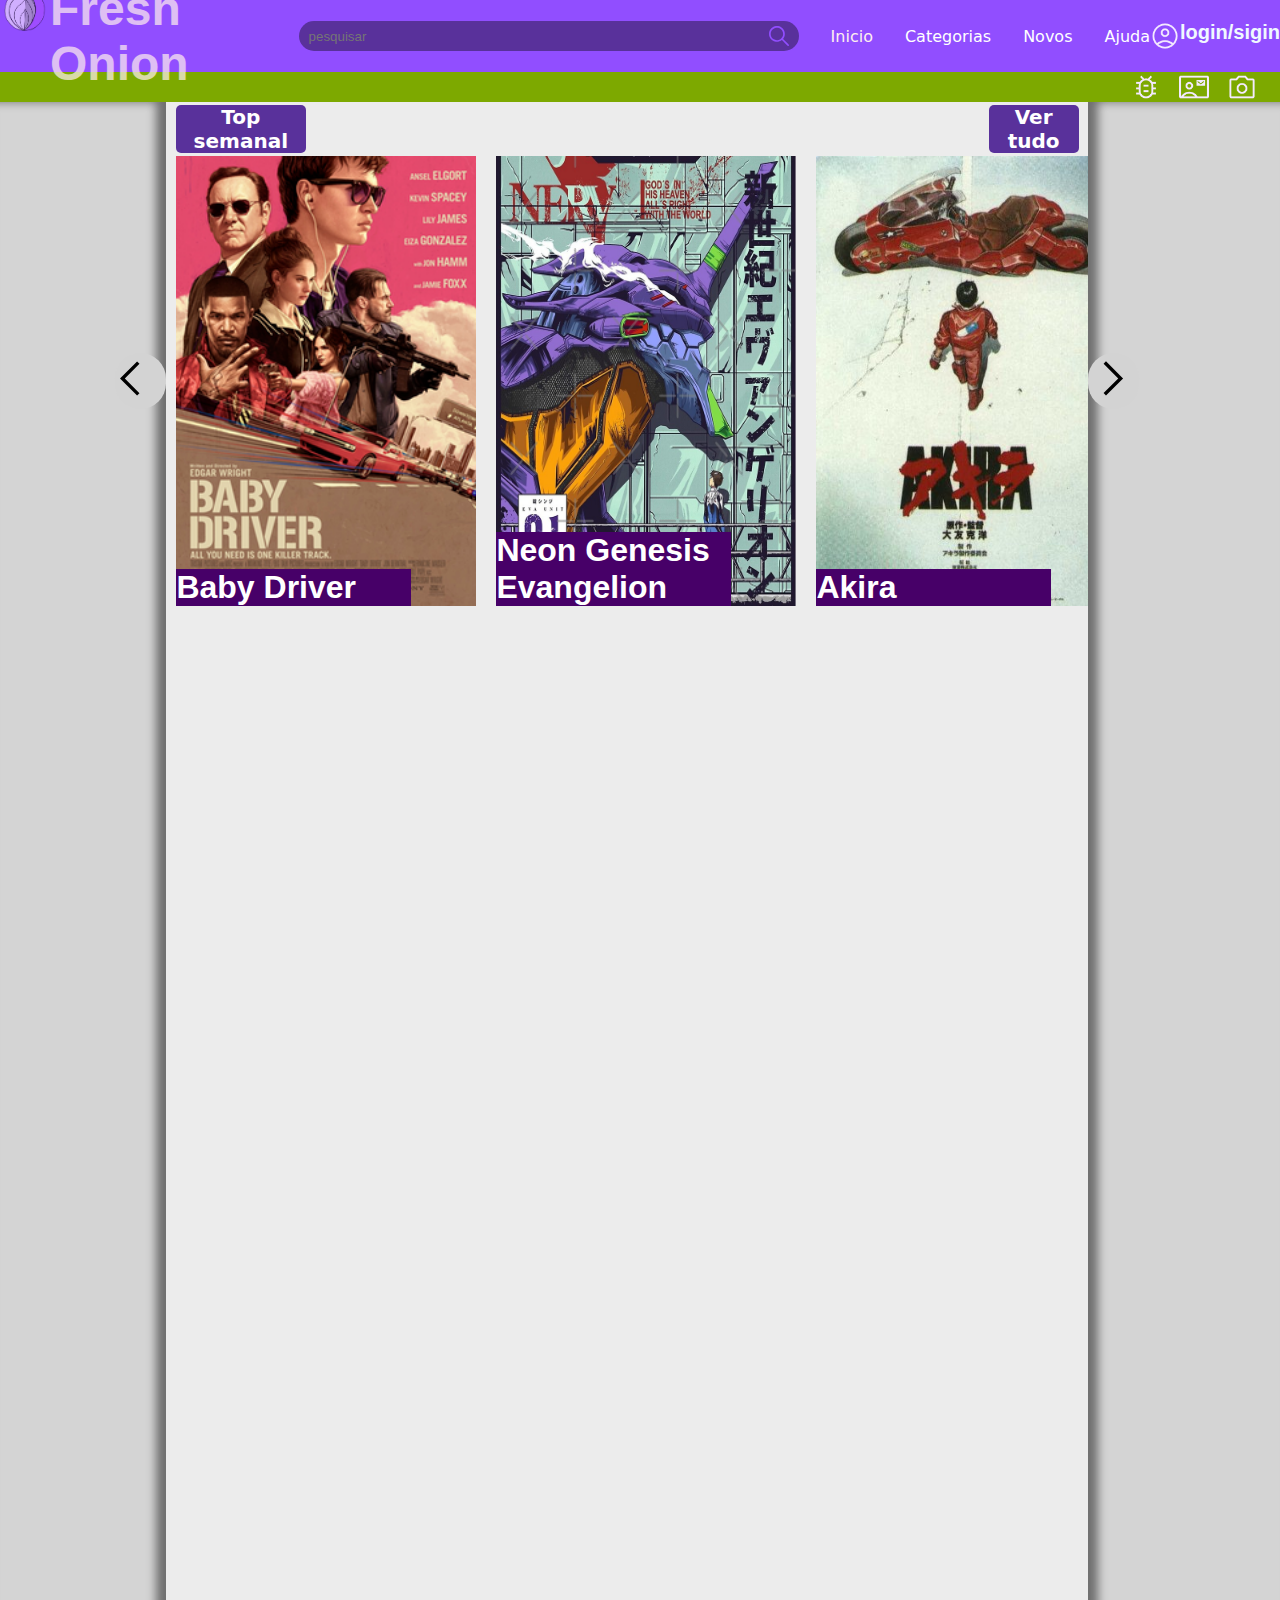
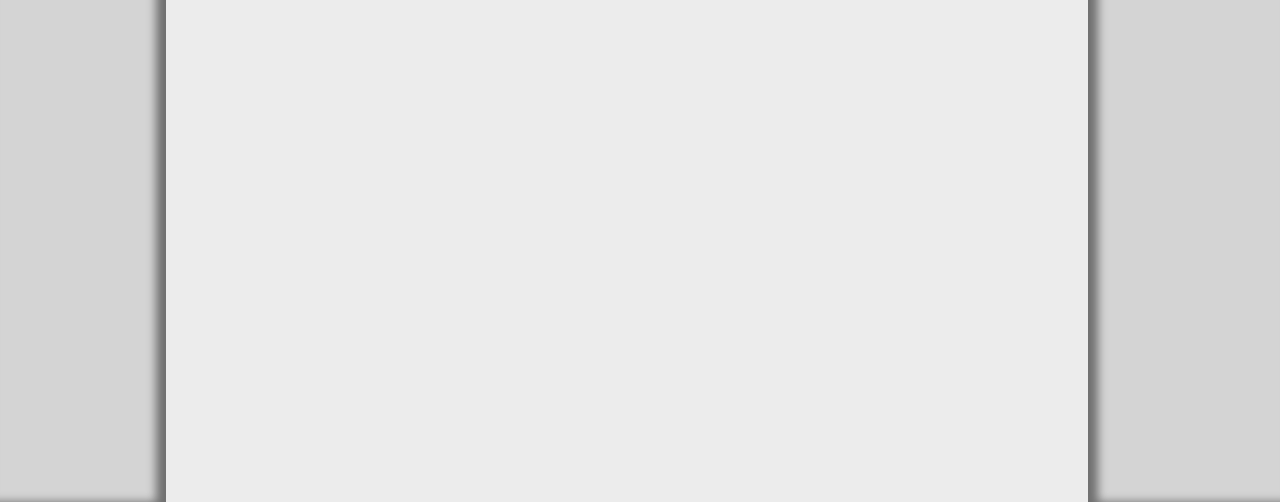
<file: index.html>
<!DOCTYPE html>
<html lang="en">
    <head>
        <meta charset="UTF-8"/>
        <meta name="viewport" content="width=device-width, initial-scale=1.0"/>
        <link rel="icon" href="icons/onion3.png">
        <title>Fresh Onion</title>
        <link rel="stylesheet" href="style.css" />
    </head>
    <body>
        <header>
            <nav>
                </div>
                <a class="logo" href="/">
                    <img src="icons/onion3.png" alt="onion" height="50" width="50">
                    <h1>Fresh Onion</h1>
                </a>
                <div class="search-box">
                    <input type="text" class="search-txt" placeholder="pesquisar">
                    <a href="#" class="search-btn">
                        <img src="icons/loupe.svg" alt="Lupa" height="20" width="20">
                    </a>
                </div>
                <div class="mobile-menu">
                    <div class="line1"></div>
                    <div class="line2"></div>
                    <div class="line3"></div>
                </div>

                <ul class="nav-list">
                    <li><a href="/">Inicio</a></li>
                    <li><a href="/"></a>Categorias</li>
                    <li><a href="/"></a>Novos</li>
                    <li><a href="/"></a>Ajuda</li>
                </ul>
                <a class="user" href="login.html">
                    <img src="icons/account_circle.png" alt="user-icon" height="30" width="30">
                    <h1>login/sigin</h1>
                </a>
            </nav>
            <script src="mobile-navbar.js"></script>
            <nav2>
                <div class="sub-top-bar">

                    <ul class="sub-bar">
                        <li><a href="/"><img class = "sub-icons" src="icons/bug_report.png" alt="icons"></a></li>
                        <li><a href="/"><img class = "sub-icons" src="icons/contact_mail.png" alt="icons"></a></li>
                        <li><a href="/"><img class = "sub-icons" src="icons/photo_camera.png" alt="icons"></a></li>
                    </ul>
                </div>
    
                </nav2>

            <cont>
                <div class="lateral-bars">
                    <div class="left"><h1></h1></div>
                    <div class="right"><h1></h1></div>
                </div>
                <div class="titulo-scroll-bar">
                    <h1>Top semanal</h1>
                    <h2>Ver tudo</h2>
                </div>
                <div class="main-scroll-div">
                    <div>
                        <button class="icon" onclick="scrollr()"> <img class= "icon-img" src="icons/esquerda.svg"></i></button>
                    </div>
                    <div class = "cover">
                        <div class ="scroll-images">
                            <div class="child"><img class = "child-img" src="banners/babydriver.png" alt="image"><h1>Baby Driver</h1></div>
                            <div class="child"><a class="link" href="filme.html"><img class = "child-img" src="banners/evangelion.jpg" alt="image"><h1>Neon Genesis Evangelion</h1></a></div>
                            <div class="child"><img class = "child-img" src="banners/Akira.jpg" alt="image"><h1>Akira</h1></div>
                            <div class="child"><img class = "child-img" src="banners/love_death_robotsjpg.jpg" alt="image"><h1>Love, Death & Robots</h1></div>
                            <div class="child"><img class = "child-img" src="banners/wolfwalkers.jpg" alt="image"><h1>wolfwalkers</h1></div>
                            <div class="child"><img class = "child-img" src="banners/Over_the_garden_wall.jpg" alt="image"><h1>Over The Garden Wall</h1></div>
                            <div class="child"><img class = "child-img" src="babydriver.png" alt="image"></div>
                            <div class="child"><img class = "child-img" src="babydriver.png" alt="image"></div>
                            <div class="child"><img class = "child-img" src="babydriver.png" alt="image"></div>
                            <div class="child"><img class = "child-img" src="babydriver.png" alt="image"></div>
                            <div class="child"><img class = "child-img" src="babydriver.png" alt="image"></div>
                            <div class="child"><img class = "child-img" src="babydriver.png" alt="image"></div>
                            <div class="child"><img class = "child-img" src="babydriver.png" alt="image"></div>
                            <div class="child"><img class = "child-img" src="babydriver.png" alt="image"></div>
                            <div class="child"><img class = "child-img" src="babydriver.png" alt="image"></div>
                        </div>
                    </div>
                    <div>
                        <button class="icon" onclick="scrolll()"> <img class="icon-img" src="icons/direita.svg"></i></button>
                    </div>
                </div>
            </cont>
        </header>
        <main></main>

    </body>
    </html>
</file>
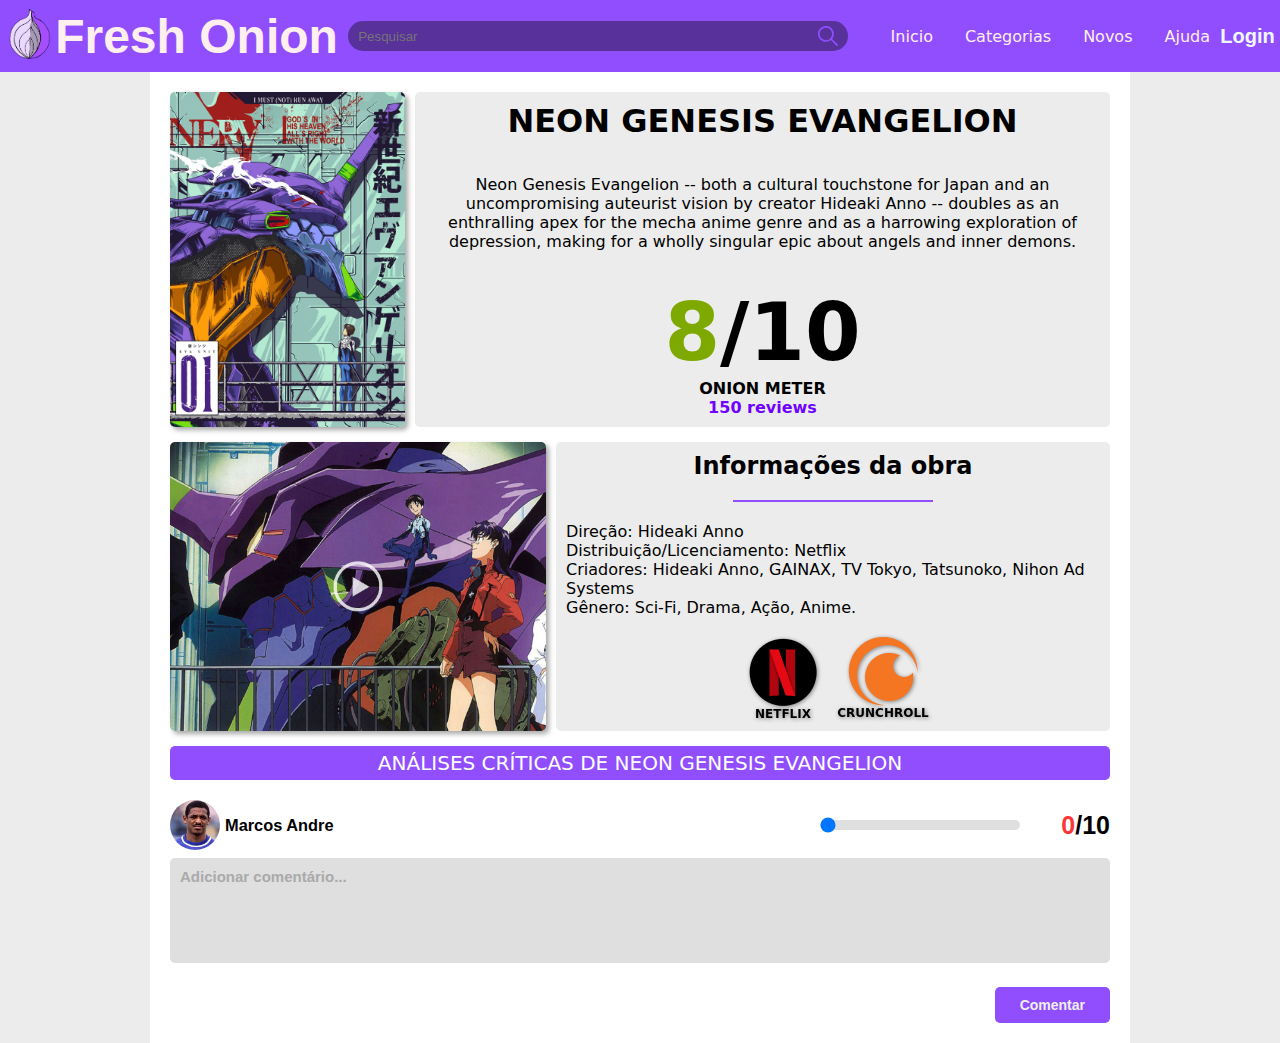
<file: filme.html>
<!DOCTYPE html>
<html lang="en">
    <head>
        <meta charset="UTF-8"/>
        <meta name="viewport" content="width=device-width, initial-scale=1.0"/>
        <title>Fresh Onion🧅</title>
        <link rel="stylesheet" href="style.css" />
        <link rel="icon" href="icons/onion3.png">
    </head>
    <body>
        <header>
            <nav>
                </div>
                <a class="logo" href="index.html">
                    <img src="icons/onion3.png" alt="onion" height="50" width="50">
                    <h1>Fresh Onion</h1>
                </a>
                <div class="search-box">
                    <input type="text" class="search-txt" placeholder="Pesquisar">
                    <a href="#" class="search-btn">
                        <img src="icons/loupe.svg" alt="Lupa" height="20" width="20">
                    </a>
                </div>
                <div class="mobile-menu">
                    <div class="line1"></div>
                    <div class="line2"></div>
                    <div class="line3"></div>
                </div>

                <ul class="nav-list">
                    <li><a href="">Inicio</a></li>
                    <li><a href="">Categorias</a></li>
                    <li><a href="">Novos</a></li>
                    <li><a href="">Ajuda</a></li>
                </ul>
                <a class="user" href="login.html">
                    <h1>Login</h1>
                </a>
            </nav>
            <script src="mobile-navbar.js"></script>
        </header>
        <main class="container">
            <section class="resumo-section">
                <img src="banner.png" alt="" class="banner">
                <div class="resumo">
                    <h1 class="titulo">NEON GENESIS EVANGELION</h1>
                    <p class="sinopse">Neon Genesis Evangelion -- both a cultural touchstone for Japan and an uncompromising auteurist 
                        vision by creator Hideaki Anno -- doubles as an enthralling apex for the mecha anime genre and as 
                        a harrowing exploration of depression, making for a wholly singular epic about angels and inner demons.</p>
                    <div class="info-nota">
                        <p class="nota"><span class="cor-nota">8</span>/10</p> 
                        <p class="meter">ONION METER</p>
                        <a href="" class="reviews">150 reviews</a>
                    </div>    
                </div>
            </section>
            <section class="informacoes-section">
                <img src="player.png" alt="">
                <div class="informacoes">
                    <h2>Informações da obra</h2>
                    <hr>
                    <ul> 
                        <li>Direção: Hideaki Anno</li>
                        <li>Distribuição/Licenciamento: Netflix</li>
                        <li>Criadores: Hideaki Anno, GAINAX, TV Tokyo, Tatsunoko, Nihon Ad Systems</li>
                        <li>Gênero: Sci-Fi, Drama, Ação, Anime.</li>
                    </ul>
                    <div class="plataformas">
                        <a href="" class="plataformasIcons">
                            <img src="netflixIcon.png" alt="">
                            <p>NETFLIX</p>
                        </a>
                        <a href="" class="plataformasIcons">
                            <img src="chunchIcon.png" alt="">
                            <p>CRUNCHROLL</p>
                        </a>
                    </div>
                </div>
            </section>
            <div class="comentarios">
                <div class="header-comentarios">
                    <p>ANÁLISES CRÍTICAS DE NEON GENESIS EVANGELION</p>
                </div>
                <div class="comentarioAdd">
                    <div class="comentarioAdd-header">
                        <div class="usuario">
                            <img src="icon.jpg" alt="">
                            <h3>Marcos Andre</h3>
                        </div>
                        <div class="notaAdd">
                            <input type="range" min="0" max="10" value="0" step="1" class="slide" id="slide">
                            <p><span id="nota">0</span>/10</p>
                        </div>
                    </div>
                    <div class="notaAdd-body">
                        <textarea placeholder="Adicionar comentário..." rows="5" cols="70"></textarea>
                    </div>
                    <div class="modal-footer">
                        <input type="button" value="Comentar" id="btnComentar">
                    </div>
                </div>
            </div>
        </main>
        <script src="script.js"></script>
    </body>
</html>
</file>
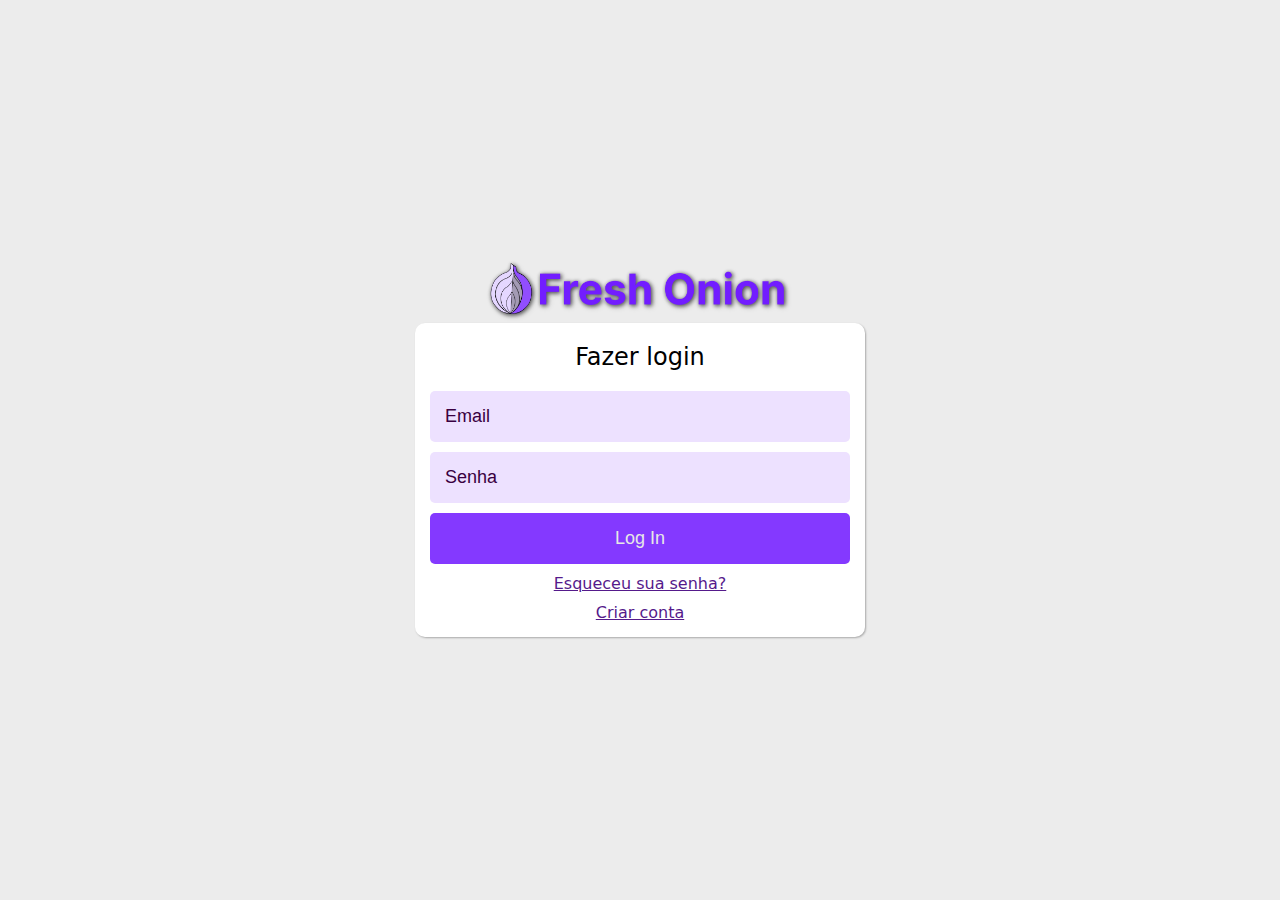
<file: login.html>
<!DOCTYPE html>
<html lang="pt-BR">
    <head>
        <meta charset="UTF-8">
        <meta http-equiv="X-UA-Compatible" content="IE=edge">
        <meta name="viewport" content="width=device-width, initial-scale=1.0">
        <link rel="stylesheet" href="loginStyle.css">
        <link rel="icon" href="icons/onion3.png">
        <title>Login</title>
    </head>
    <body>
        <main id="container">
            <header id="header-logo">
                <a href="index.html" class="logo">
                    <img src="logo.png" alt="" class="logo">
                </a>
            </header>
            <form action="" id="formulario">
                <h2>Fazer login</h2>
                <input type="email" name="" id="email" placeholder="Email" class="inputTxt">
                <input type="password" name="" id="senha" placeholder="Senha" class="inputTxt">
                <input type="button" value="Log In" id="btnLogin">
                <a href="">Esqueceu sua senha?</a>
                <a href="">Criar conta</a>
            </form>
        </main>
    </body>
</html>
</file>
<file: style.css>
*{
    margin: 0;
    padding: 0;
    box-sizing: border-box;
}

body{
    max-width: 100vw;
    height: 100vh;
    background-color: rgb(236, 236, 236);
}

a{
    color: rgb(255, 239, 239);
    text-decoration: none;
    transition: 0.3s;
}

a:hover{
    opacity: 0.7;
}

.logo{
    font-size: 24px;
    font-family:Arial, Helvetica, sans-serif;
    letter-spacing: 0px;
    display: inline-flex;
}

.logo>img{
    max-height: 100%;
}

nav{
    display: flex;
    justify-content: space-around;
    align-items: center;
    font-family: system-ui, -apple-system, BlinkMacSystemFont, 'Segoe UI', Roboto, Oxygen, Ubuntu, Cantarell, 'Open Sans', 'Helvetica Neue', sans-serif;
    background: #914EFF;
    height: 8vh;
}
.nav2{
    display: flex;
    justify-content: space-around;
    align-items: center;
    font-family: system-ui, -apple-system, BlinkMacSystemFont, 'Segoe UI', Roboto, Oxygen, Ubuntu, Cantarell, 'Open Sans', 'Helvetica Neue', sans-serif;
    background: #914EFF;
    height: 8vh;
}
.sub-bar{
    list-style: none;
    display:flex;
    justify-content:right;
    align-items:center;
    width: 100%;
    background-color: #7DA900;
}
.sub-bar li{
    margin-left: 10px;
    color: rgb(255, 255, 255);
    height: 30px;
}
.sub-icons{
    position: relative;
    right: 60%;
    margin-left: 8px;
    min-width:30px;
    height: 30px;
    cursor: pointer;
    color: #fff;
}

.search-box{
    background: #59319b;
    height: 30px;
    width: 500px;
    padding: 10px;
    border-radius: 40px;
    display: flex;
    justify-content: space-between;
    align-items: center;
}

.search-box>a{
    width: 20px;
    height: 20px;
}

.search-txt{
    border: none;
    background: none;
    outline: none;
    padding: 0;
    color:rgb(255, 239, 239) ;
    width: 500px;
}

main{
    background: url("fundo.png") no repeat
    center center;
    background-size: cover;
    height: 92vh;
}


.nav-list{
    list-style: none;
    display:flex;
}

.nav-list li{
    letter-spacing: 0px;
    margin-left: 32px;
    color: #fff;
}
.mobile-menu{
    display: none;
    cursor: pointer;
}

.mobile-menu div{
    width: 32px;
    height: 2px;
    background: #fff;
    margin: 8px;
    transition: 0.3s;
}

@media (max-width: 999px){
    body{
        overflow: hidden;
    }
    .nav-list {
        position: absolute;
        top: 8vh;
        right: 0;
        width: 50vw;
        height: 92vh;
        background: #2f005c;
        flex-direction: column;
        align-items: center;
        justify-content: space-around;
        transform: translateX(100%);
        transition: transform 0.3s ease-in;
        z-index: 1000;
    }
    .nav-list li{
        margin-left: 0;
        opacity: 0;
    }
    .mobile-menu{
        display: block;
    }
}

.nav-list.active{
    transform: translateX(0);
}

@keyframes navLinkFade{
    from{
        opacity: 0;
        transform: translateX(50px);
    }
    to {
        opacity: 1;
        transform: translateX(0);
    }
}
.user{
    display: flex;
    cursor: pointer;
    color: aliceblue;
}
.user h1{
    font-family: 'Gill Sans', 'Gill Sans MT', Calibri, 'Trebuchet MS', sans-serif;
    font-size: 20px;
    color: aliceblue;
}

.mobile-menu.active .line1{
    transform: rotate(-45deg) translate(-8px, 8px);
}
.mobile-menu.active .line2{
    opacity: 0;
}
.mobile-menu.active .line3{
    transform: rotate(45deg) translate(-5px, -7px);
}
.titulo-scroll-bar{
    display: flex;
    font-family: system-ui, -apple-system, BlinkMacSystemFont, 'Segoe UI', Roboto, Oxygen, Ubuntu, Cantarell, 'Open Sans', 'Helvetica Neue', sans-serif;

}
.lateral-bars{
    background-color: rgb(214, 214, 214);
    box-sizing: border-box;
}
.lateral-bars .left{
    position: absolute;
    display: flex;
    left: 0px;
    background-color: #d4d4d4;
    width: 13%;
    min-width: 0%;
    height: 250ch;
    z-index: 10;
    box-shadow: inset -10px 0px 10px #707070;
}
.lateral-bars .right{
    height: 250ch;
    position: absolute;
    display: flex;
    min-width: 0%;
    right: 0px;
    width: 15%;
    background-color: #d4d4d4;
    z-index: 10;
    box-shadow: inset 10px 0px 10px #707070;
}
.titulo-scroll-bar h1{
    position: relative;
    text-align: center;
    width: 130px;
    left:13.5%;
    font-size: 20px;
    color: #ffffff;
    background-color: #59319b;
    cursor: pointer;
    margin: 3px;
    border-radius: 5px;
}
.titulo-scroll-bar h2{
    position: absolute;
    text-align: center;
    width: 90px;
    right: 15.5%;
    font-size: 20px;
    cursor: pointer;
    color: #ffffff;
    background-color: #59319b;
    margin: 3px;
    border-radius: 5px;
}

.main-scroll-div{
    padding-left: 9%;
    width: 89%;
    height: 100%;
    display: flex;
    align-items: center;
    justify-content: space-between;
}

.cover{
    position: relative;
    width: 90%;
    height: 50%;
}

.cover::before{
    position: relative;
    content: "";
    left: 0;
    top: 0;
    z-index: 99;
    height: 100%;
    width: 100px;
    background-image: linear-gradient(90deg, black, transparent);
}

.cover::after{
    position: relative;
    content: "";
    right: 0;
    top: 0;
    z-index: 99;
    height: 100%;
    width: 100px;
    background-image: linear-gradient(-90deg, black, transparent);
}

.scroll-images{
    width: 100%;
    height: auto;
    display: flex;
    justify-content: left;
    align-items: center;
    overflow: auto;
    position: relative;
    scroll-behavior: smooth;
}
.scroll-images h1{
    font-size: 50;
    position: absolute;
    bottom: 0;
    background-color: #470068;
    /*width: 21.9%;*/
    width: 13.2ch;
    color: #fff;
    font-family: Verdana, Geneva, Tahoma, sans-serif;
}

.child{
    z-index: 250;
    min-width:300px;
    height: 450px;
    margin: 0px 10px;
    cursor: pointer;
    border: 0px solid white;
    overflow: hidden;
}
.scroll-images::-webkit-scrollbar{
    -webkit-appearance: none;

}

.child-img{
    z-index: 250;
    width: 100%;
    height: 100%;

}
.icon-img{
    z-index: 250;
    width: 100%;
    height: 100%;
}
.icon{
    position: relative;
    z-index: 250;
    background: rgb(211, 211, 211);
    font-size: 20px;
    outline: none;
    border: none;
    border-radius: 100px ;
    padding: 5px;
    cursor: pointer;
}

.icon:hover{
    color: aqua;
}

/* ESTILOS DA TELA DE FILMES */
.container{
    display: flex;
    flex-direction: column;
    row-gap: 15px;
    font-family: system-ui, -apple-system, BlinkMacSystemFont, 'Segoe UI', Roboto, Oxygen, Ubuntu, Cantarell, 'Open Sans', 'Helvetica Neue', sans-serif;
    width: 980px;
    height: auto;
    margin: 0 auto;
    padding: 20px;
    background-color: white;
}

.resumo-section{
    max-width: 100%;
    display: flex;
    flex-direction: row;
    justify-content: space-between;
    gap: 10px;
}

.resumo-section>img{
    max-width: 25%;
    border-radius: 5px;
    box-shadow: 3px 3px 5px #00000057;
}

.resumo{
    max-width: 100%;
    border-radius: 5px;
    text-align: center;
    padding: 10px;
    background-color: rgb(236, 236, 236);
    display: flex;
    flex-direction: column;
    justify-content: space-between;
}

.info-nota>a{
    font-weight: bold;
    color: #7000FF;
}

.info-nota>p{
    font-weight: bold;
}

.nota{
    font-size: 80px;
}

.cor-nota{
    color: #7DA900;
}

.informacoes-section{
    width: 100%;
    display: flex;
    flex-direction: row;
    /* justify-content: space-between; */
    gap: 10px;
}

.informacoes-section>img{
    max-width: 40%;
    border-radius: 5px;
    box-shadow: 3px 3px 5px #00000057;
}

.informacoes{
    width: 100%;
    border-radius: 5px;
    text-align: center;
    padding: 10px;
    background-color: rgb(236, 236, 236);
    display: flex;
    flex-direction: column;
    align-items: center;
    row-gap: 20px;
}

.informacoes>hr{
    border: none;
    width: 200px;
    height: 2px;
    background-color: #914EFF;
}

.informacoes>ul{
    list-style: none;
    text-align: left;
    font-weight: 400;
}

.plataformas{
    display: flex;
    flex-direction: row;
    justify-content: center;
}

.plataformas>a{
    width: 100px;
    display: flex;
    flex-direction: column;
    align-items: center;
    color: black;
    font-size: 12px;
    font-weight: bold;
}

.plataformasIcons{
    width: 100%;
    filter: drop-shadow(1px 1px 2px rgba(0, 0, 0, 0.452));
}

.comentarios{
    display: flex;
    flex-direction: column;
    gap: 20px;
}

.header-comentarios{
    width: 100%;
    background-color: #914EFF;
    border-radius: 5px;
}

.header-comentarios>p{
    box-sizing: border-box;
    font-size: 20px;
    padding: 5px;
    text-align: center;
    font-weight: 500;
    color: #FFFFFF;
}

.comentarios>input{
    appearance: none;
    border: none;
    width: fit-content;
    border-radius: 5px;
    padding: 2px 15px;
    background-color: #914EFF;
    font-family: system-ui, -apple-system, BlinkMacSystemFont, 'Segoe UI', Roboto, Oxygen, Ubuntu, Cantarell, 'Open Sans', 'Helvetica Neue', sans-serif;
    font-size: 15px;
    color: white;
}



.comentarioAdd{
    font-family: 'Inter', sans-serif;
    display: flex;
    flex-direction: column;
    width: 100%;
}

/* header do modal */

.comentarioAdd-header{
    display: flex;
    flex-direction: row;
    align-items: center;
    justify-content: space-between;
}

.usuario{
    display: flex;
    flex-direction: row;
    align-items: center;
    font-size: 14px;
}

.usuario>img{
    border-radius: 50%;
    width: 50px;
    margin-right: 5px;
}

.notaAdd{
    width: 290px;
    display: flex;
    flex-direction: row;
    align-items: center;
    justify-content: space-between;
    font-size: 25px;
    font-weight: bolder;
}

.notaAdd>input{
    appearance: none;
    width: 200px;
    height: 10px;
    border-radius: 5px;
    background-color: #DFDFDF;
}

/* .slide::-webkit-slider-thumb{
    appearance: none;
    width: 40px;
    height: 40px;
    background: url('onion.png');
    cursor: pointer;
} */

#nota{
    color: #ff3535;
}

/* body do modal */

.notaAdd-body{
    margin-top: 8px;
}

.notaAdd-body>textarea{
    width: 100%;
    resize: none;
    padding: 10px;
    border-radius: 5px;
    border: none;
    background-color: #DFDFDF;
    font-family: 'Inter', sans-serif;
    font-size: 15px;
    font-weight: bolder;
}

.notaAdd-body>textarea::placeholder{
    color: #aaaaaa;
}

.notaAdd-body>textarea:focus{
    outline: none;
    color: #5c5c5c;
}

/* footer do modal */
.modal-footer{
    margin-top: 20px;
    display: flex;
    justify-content: right;
}

.modal-footer>input{
    appearance: none;
    margin-left: 10px;
    border: none;
    border-radius: 5px;
    padding: 10px;
    font-family: 'Inter', sans-serif;
    font-size: 14px;
    font-weight: bold;
    color: #eeeeee;
}

.modal-footer>input:nth-child(1) {
    background-color: #914EFF;
    padding: 10px 25px;
}

.modal-footer>input:nth-child(1):hover {
    background-color: #8145e0;
    cursor: pointer;
}
</file>
<file: loginStyle.css>
*{
    margin: 0;
    padding: 0;
    box-sizing: border-box;
}

*:focus {
    outline: none;
}

body{
    max-width: 100vw;
    height: 100vh;
    background-color: #ececec;
    display: flex;
    flex-direction: column;
    justify-content: center;
}

#container{
    max-width: 450px;
    display: flex;
    flex-direction: column;
    gap: 5px;
    align-items: center;
    margin: 0 auto;
}

.logo{
    max-width: 300px;
    filter: drop-shadow(1px 1px 2px #00000070);
}

#formulario{
    display: flex;
    flex-direction: column;
    align-items: center;
    gap: 10px;
    background-color: white;
    box-shadow: 1px 1px 2px rgba(0, 0, 0, 0.281);
    padding: 15px;
    padding-top: 10px;
    width: 450px;
    border-radius: 10px;
    font-family: system-ui, -apple-system, BlinkMacSystemFont, 'Segoe UI', Roboto, Oxygen, Ubuntu, Cantarell, 'Open Sans', 'Helvetica Neue', sans-serif;
}

#formulario>h2{
    padding: 10px;
    font-weight: 400;
}

.inputTxt{
    appearance: none;
    border: none;
    width: 100%;
    border-radius: 5px;
    padding: 15px;
    font-size: 18px;
    background-color: #ede1ff;
}

.inputTxt:focus{
    box-shadow: inset 0px 0px 5px #00000028;
}

.inputTxt::placeholder{
    color: rgb(57, 0, 65);
}

#btnLogin{
    appearance: none;
    border: none;
    width: 100%;
    border-radius: 5px;
    padding: 15px;
    font-size: 18px;
    color: #e7e7e7;
    background-color: #8439ff;
}

#btnLogin:hover{
    background-color: #6e14ff;
}

#btnLogin:active{
    background-color: #6200ff;
}
</file>
